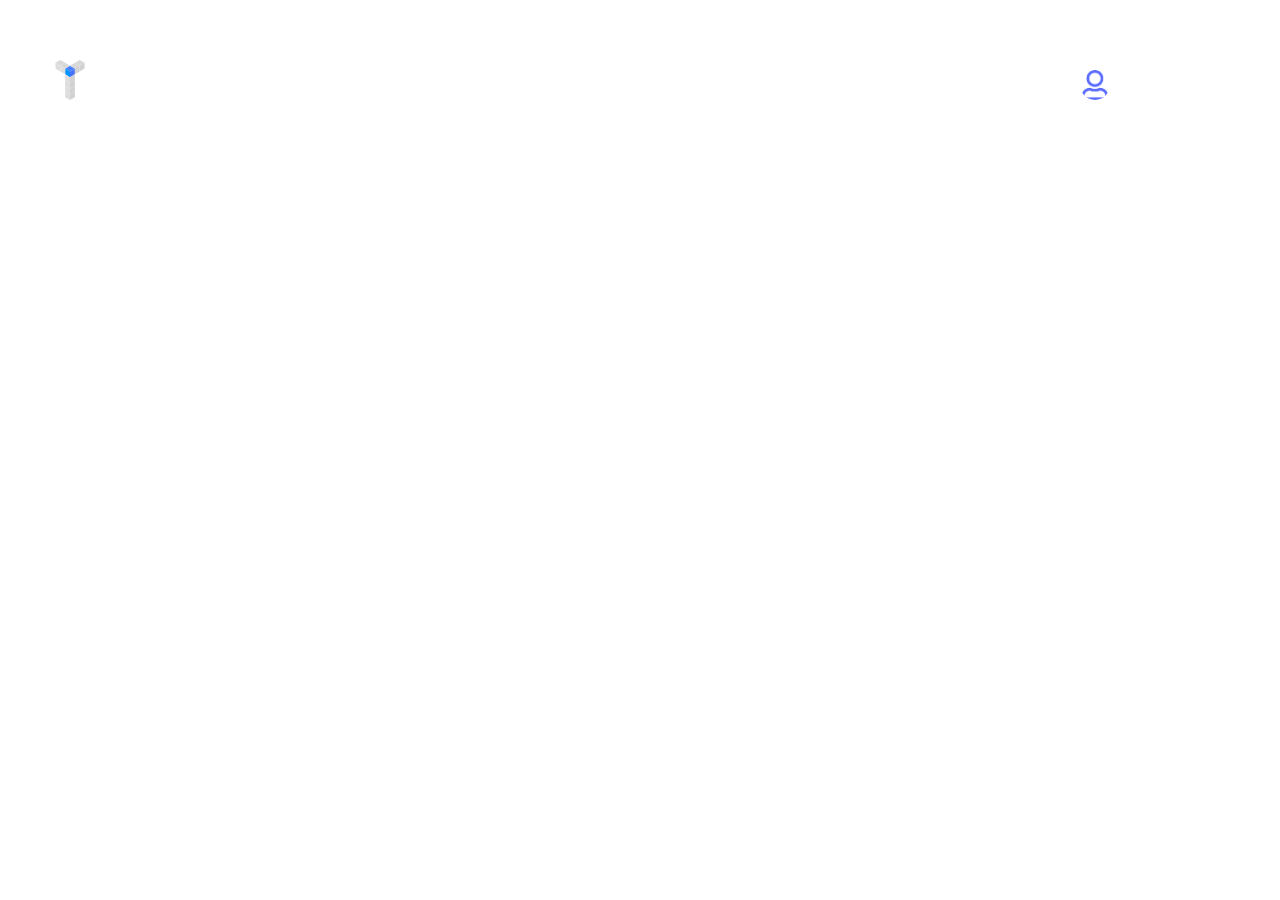
<file: src/event_page.html>
<!DOCTYPE html>
<html lang="en" >
<head>
    <meta charset="UTF-8">
    <meta name="viewport" content="width=device-width, user-scalable=no, initial-scale=1.0, maximum-scale=1.0, minimum-scale=1.0">
    <meta http-equiv="X-UA-Compatible" content="ie=edge">
    <link href="https://fonts.googleapis.com/css2?family=Montserrat:wght@400;500&display=swap" rel="stylesheet">
    <link rel="stylesheet" href="../css/mainpage.css" type="text/css">
    <link rel="stylesheet" href="../css/global.css" type="text/css">
    <title>Compete IT | Main Page</title>
</head>
<body>
<div id="app">
    <header>
            <a href="index.html"><img id="logo" src="../img/competeit-logo.svg" onclick=""></a>
            <div id="user-profile" onclick="">
                <a href="isLoggedIn ? 'Profile.html' : 'Register.html'" style="color:#ffffff;">
                    <img v-if="!isLoggedIn" src="../img/user-blue.png">
                    <p v-if="!isLoggedIn">Войти / Регистрация</p>
                    <p v-else>{{user_name}}<!--vue goes there to value--></p>
                </a>
            </div>
        </header>
    <div id ='event-wrapper'>
    </div>
   </div>
</body>
<script src="../scripts/session-data.js"></script>
<script>createEventPageMarkup(event);</script>
</html>
</file>
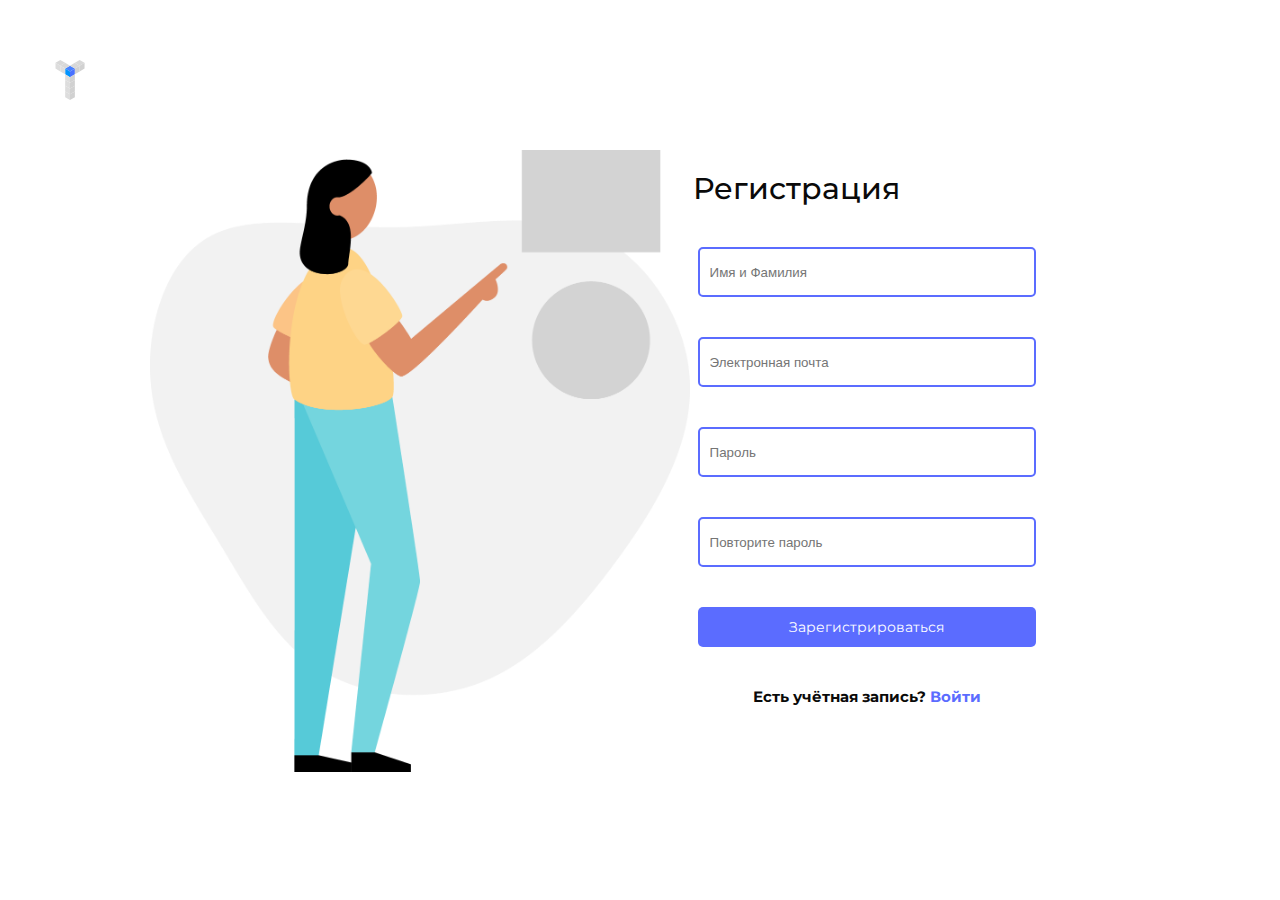
<file: src/register.html>
<!DOCTYPE html>
<html lang="en">
<head>
    <meta charset="UTF-8">
    <meta charset="UTF-8">
    <meta name="viewport" content="width=device-width, user-scalable=no, initial-scale=1.0, maximum-scale=1.0, minimum-scale=1.0">
    <meta http-equiv="X-UA-Compatible" content="ie=edge">
    <meta name="google-signin-scope" content="profile email">
    <meta name="google-signin-client_id" content="YOUR_CLIENT_ID.apps.googleusercontent.com">
    <script src="https://apis.google.com/js/platform.js" async defer></script>
    <link href="https://fonts.googleapis.com/css2?family=Montserrat:wght@400;500&display=swap" rel="stylesheet">
    <link rel="stylesheet" href="../css/style.css" type="text/css">
    <title>Compete IT | Register</title>
</head>
<body>
<div id="app">
    <div id="reg-container">
        <header>
            <a href="index.html"><img id="logo" src="../img/competeit-logo.svg" onclick=""></a>
        </header>
    </div>
    </header>
    <div id="registration-form">
        <h1 style="margin-left:15px; font-weight:500">Регистрация</h1>
        <form>
            <input id="first-last-name" type="text" placeholder="Имя и Фамилия" required>
            <input id='e-mail' type="email" placeholder="Электронная почта" required>
            <input id='password' type="password" placeholder="Пароль" required>
            <input id='password-confirmation' type="password" placeholder="Повторите пароль" required>
            <button type="submit" onclick="registerUser()">Зарегистрироваться</button>
            <h2>Есть учётная запись?<a href="LogIn.html"> Войти</a></h2>
        </form>
    </div>

    <script src="../scripts/session-data.js"></script>
    <script>
        function onSignIn(googleUser) {
            // Useful data for your client-side scripts:
            var profile = googleUser.getBasicProfile();
            console.log("ID: " + profile.getId()); // Don't send this directly to your server!
            console.log('Full Name: ' + profile.getName());
            console.log('Given Name: ' + profile.getGivenName());
            console.log('Family Name: ' + profile.getFamilyName());
            console.log("Image URL: " + profile.getImageUrl());
            console.log("Email: " + profile.getEmail());
            // The ID token you need to pass to your backend:
            var id_token = googleUser.getAuthResponse().id_token;
            console.log("ID Token: " + id_token);
        }
    </script>
</div>
</div>

</body>
</html>
</file>
<file: css/mainpage.css>
#app {
    width: 100%;
    margin: auto;
    padding: 0;
    overflow: hidden;
}
#top-mainpage-area {
    height: 95vh;
    width: 100%;
    position: absolute;
    top: 0;
    left: 0;
    color: #ffffff;
    z-index: 100;
}
#top-mainpage-area h1 {
    position: absolute;
    top: 16rem;
    left: 6rem;
}
.page-bg {
    background: url("../img/main_page_bg.jpg") center no-repeat;
    background-size: cover;
    height: 95vh;
    position: relative;
    top:0;
    left:0;
    z-index: -10000;
}
#event-carousel {
    position: absolute;
    top: 30rem;
    left: 0;
    display: grid;
    grid-template-columns: repeat(3, 400px);
    grid-column-gap: 30px;
    margin: 0 120px;
}
/******* EVENT *******/
.event {
    max-width: 400px;
    max-height: 350px;
    background: #ffffff;
    box-shadow: 5px 2px 5px rgba(196,196,196,0.2);
    border-radius: 20px;
    color: #0a0a0a;
}
.event img {
    object-fit: cover;
    width: 400px;
    height:230px;
    border-radius: 20px 20px 0 0;
}
.event .event-name {
    margin: 5px 0 5px 15px;
    text-transform: uppercase;
    font-weight: 600;
}
.event .event-type {
    margin: 0 15px;
    padding: 0;
    text-transform: capitalize;
    font-size: 0.8rem;
    font-weight: 500;
}
.event .event-date {
    padding: 5px 10px;
    margin: 20px 15px 20px 15px;
    display: inline-block;
    white-space: nowrap;
    border-radius: 15px;
    background: #1020ff;
    font-size: 0.8rem;
    text-align: center;
    font-weight: 500;
    color: #ffffff;
}
#all_events_area {
    color: #0a0a0a;
    padding:  0 60px;
    position: absolute;
    top: 96vh;
    left: 0;
}

#all_events_area h1 {
    margin: 2rem;
}
#wrapper {
    max-width: 100%;
    display: grid;
    grid-template-columns: repeat(3, 400px);
    grid-auto-flow: row;
    grid-gap: 30px;
    margin: 0 60px;
}
#filter-area {
    display: flex;
    height: 10rem;
    margin: 2rem;
}
</file>
<file: css/global.css>
/*GLOBAL STYLES*/
*,
*::before,
*::after {
    margin:0;
    padding:0;
    box-sizing: inherit;
}
html {
    font-family: 'Montserrat', Arial, sans-serif;
    font-size: 10px;
    color: #0a0a0a;
    box-sizing: border-box;
}

a {
    text-decoration: none;
    color: #0a0a0a;
    font-size: 1.5rem;
}

p {
    font-size: 1.6rem;
}
img {
    width: 100%;
    max-width: 100%;
    height: auto;
}
h1 {
    font-size: 3rem;
    margin:20px 60px;
    padding:0;
}
h2 {
    font-size: 1.5rem;
    padding-top: 2rem;
}


/*HEADER*/

header {
    position:absolute;
    top:0;
    left:0;
    width: 100%;
    height: 5rem;
    z-index: 1;
    padding: 1rem;
    margin: 2rem 0 3rem 0;
    display: flex;
    flex-direction: row;
    justify-content: space-between;
    align-items: flex-end;
}

#logo {
    height: 40px;
    width: 40px;
    align-self: flex-start;
    position: absolute;
    top: 4rem;
    left: 5rem;
}
#logo:hover{
    opacity:0.8;
}

#notifications-area {
    height: 30px;
    width: 30px;
    margin-left: 80rem;
    margin-right: 10rem;
    position: absolute;
    top: 5rem;
    right: 20rem;
}
#notifications-area:hover{
    opacity: 0.8;
    transition: 0.2s ease-in;
}

#user-profile img {
    position: absolute;
    top: 5rem;
    right: 17rem;
    height: 30px;
    width: 30px;
    border-radius: 50%;
}
#user-profile p{
    font-size: 1rem;
    position: absolute;
    top: 6rem;
    right: 5rem;
}
#user-profile:hover{
    opacity: 0.8;
    transition: 0.2s ease-in;
}
</file>
<file: css/style.css>
*,
*::before,
*::after {
    margin:0;
    padding:0;
    box-sizing: inherit;
}
html {
    font-family: 'Montserrat', Arial, sans-serif;
    font-size: 10px;
    color: #0a0a0a;
    box-sizing: border-box;
}

a {
    text-decoration: none;
    color: #0a0a0a;
    font-size: 1.5rem;
}

p {
    font-size: 1.6rem;
}
img {
    width: 100%;
    max-width: 100%;
    height: auto;
}
h1 {
    font-size: 3rem;
    margin:20px 60px;
    padding:0;
}
h2 {
    font-size: 1.5rem;
    padding-top: 2rem;
}
.center {
    text-align: center;
}

.pagination a {
    color: black;
    float: left;
    padding: 8px 16px;
    text-decoration: none;
    transition: background-color .3s;
}

/* Style the active/current link */
.pagination a.active {
    background-color: dodgerblue;
    color: white;
}

/* Add a grey background color on mouse-over */
.pagination a:hover:not(.active) {background-color: #ddd;}
#app {
    width: 100%;
    margin: auto;
    padding: 0;
    overflow: hidden;
}
#top-mainpage-area {
    height: 95vh;
    width: 100%;
    position: absolute;
    top: 0;
    left: 0;
    color: #ffffff;
    z-index: 100;
}
#top-mainpage-area h1 {
    position: absolute;
    top: 16rem;
    left: 6rem;
}
.page-bg {
    background: url("../img/main_page_bg.jpg") center no-repeat;
    background-size: cover;
    height: 95vh;
    position: relative;
    top:0;
    left:0;
    z-index: -10000;
}
/*Header*/
header {
    position:absolute;
    top:0;
    left:0;
    width: 100%;
    height: 5rem;
    z-index: 1;
    padding: 1rem;
    margin: 2rem 0 3rem 0;
    display: flex;
    flex-direction: row;
    justify-content: space-between;
    align-items: flex-end;
}

#logo {
    height: 40px;
    width: 40px;
    align-self: flex-start;
    position: absolute;
    top: 4rem;
    left: 5rem;
}
#logo:hover{
    opacity:0.8;
}

#notifications-area {
    height: 30px;
    width: 30px;
    margin-left: 80rem;
    margin-right: 10rem;
    position: absolute;
    top: 5rem;
    right: 20rem;
}
#notifications-area:hover{
    opacity: 0.8;
    transition: 0.2s ease-in;
}

#user-profile img {
    position: absolute;
    top: 5rem;
    right: 17rem;
    height: 30px;
    width: 30px;
    border-radius: 50%;
}
#user-profile p{
    font-size: 1rem;
    position: absolute;
    top: 6rem;
    right: 5rem;
}
#user-profile:hover{
    opacity: 0.8;
    transition: 0.2s ease-in;
}


#all_events_area h1 {
    margin: 2rem;
}
#wrapper {
    max-width: 100%;
    display: grid;
    grid-template-columns: repeat(3, 400px);
    grid-auto-flow: row;
    grid-gap: 30px;
    margin: 0 60px;
}

#event-carousel {
    position: absolute;
    top: 30rem;
    left: 0;
    display: grid;
    grid-template-columns: repeat(3, 400px);
    grid-column-gap: 30px;
    margin: 0 120px;
}
/******* EVENT *******/
.event {
    max-width: 400px;
    max-height: 350px;
    background: linear-gradient(#c0e0e0, #ffffff);
    box-shadow: 5px 2px 5px rgba(196,196,196,0.2);
    border-radius: 20px;
    color: #0a0a0a;
}
.event:hover {
    background: rgb(152, 167, 214);
    transition: 0.3s ease-in-out;
}
.event img {
    object-fit: cover;
    width: 400px;
    height:230px;
    border-radius: 20px 20px 0 0;
}
.event .event-name {
    margin: 5px 0 5px 15px;
    text-transform: uppercase;
    font-weight: 600;
}
.event .event-type {
    margin: 0 15px;
    padding: 0;
    text-transform: capitalize;
    font-size: 0.8rem;
    font-weight: 500;
}
.event .event-date {
    padding: 5px 10px;
    margin: 20px 15px 20px 15px;
    display: inline-block;
    white-space: nowrap;
    border-radius: 15px;
    background: #1020ff;
    font-size: 0.8rem;
    text-align: center;
    font-weight: 500;
    color: #ffffff;
}
#all_events_area {
    color: #0a0a0a;
    padding:  0 60px;
    margin: 10rem 0;
    position: absolute;
    top: 103vh;
    left: 0;
}

#all_events_area h1 {
    margin: 2rem;
}
#wrapper {
    max-width: 100%;
    display: grid;
    grid-template-columns: repeat(3, 400px);
    grid-auto-flow: row;
    grid-gap: 30px;
    margin: 0 60px;
}
#filter-area h1 {
    margin: 2rem 12rem;
}
#filter-area {
    display: grid;
    grid-template-columns: 1fr 1fr 1fr 1fr;
    grid-template-rows: 1fr 1fr;
    background:rgba(0,100,255,0.33);
    height: 12rem;
    margin: 1rem 0;
    padding: 1rem;
    position: absolute;
    top: 96vh;
    left: 0;
    z-index: 10000;
}
#reg-container {
    background: url("../img/register-page.png") no-repeat;
    background-position: 150px 150px;
    background-size: 60vh;
    height: 100vh;
}
#registration-form{
    position: absolute;
    top: 15rem;
    right: 18rem;
    display: flex;
    flex-direction: column;
    width: 33%;
    float: right;
}
#registration-form input{
    width: 80%;
    height: 5rem;
    border-radius: 5px;
    border: 2px solid rgb(91,108,255);
    margin: 2rem;
    padding: 1rem;
}
#registration-form button {
    height: 4rem;
    width: 80%;
    color: #ffffff;
    font-family: 'Montserrat', Arial, sans-serif;
    font-size: 1.4rem;
    text-align: center;
    padding: 0 5rem;
    background: rgb(91,108,255);
    border-radius: 5px;
    border: none;
    text-decoration: none;
    margin: 2rem;
}
#registration-form button:hover{
    background: #1020ff;
}
#registration-form h2 {
    width: 80%;
    text-align:center;
    margin: 0 2rem;
}
#registration-form h2 > a {
    color: #5B6CFF;
}
#registration-form h2 > a:hover{
    color: #1020ff;
}
</file>
